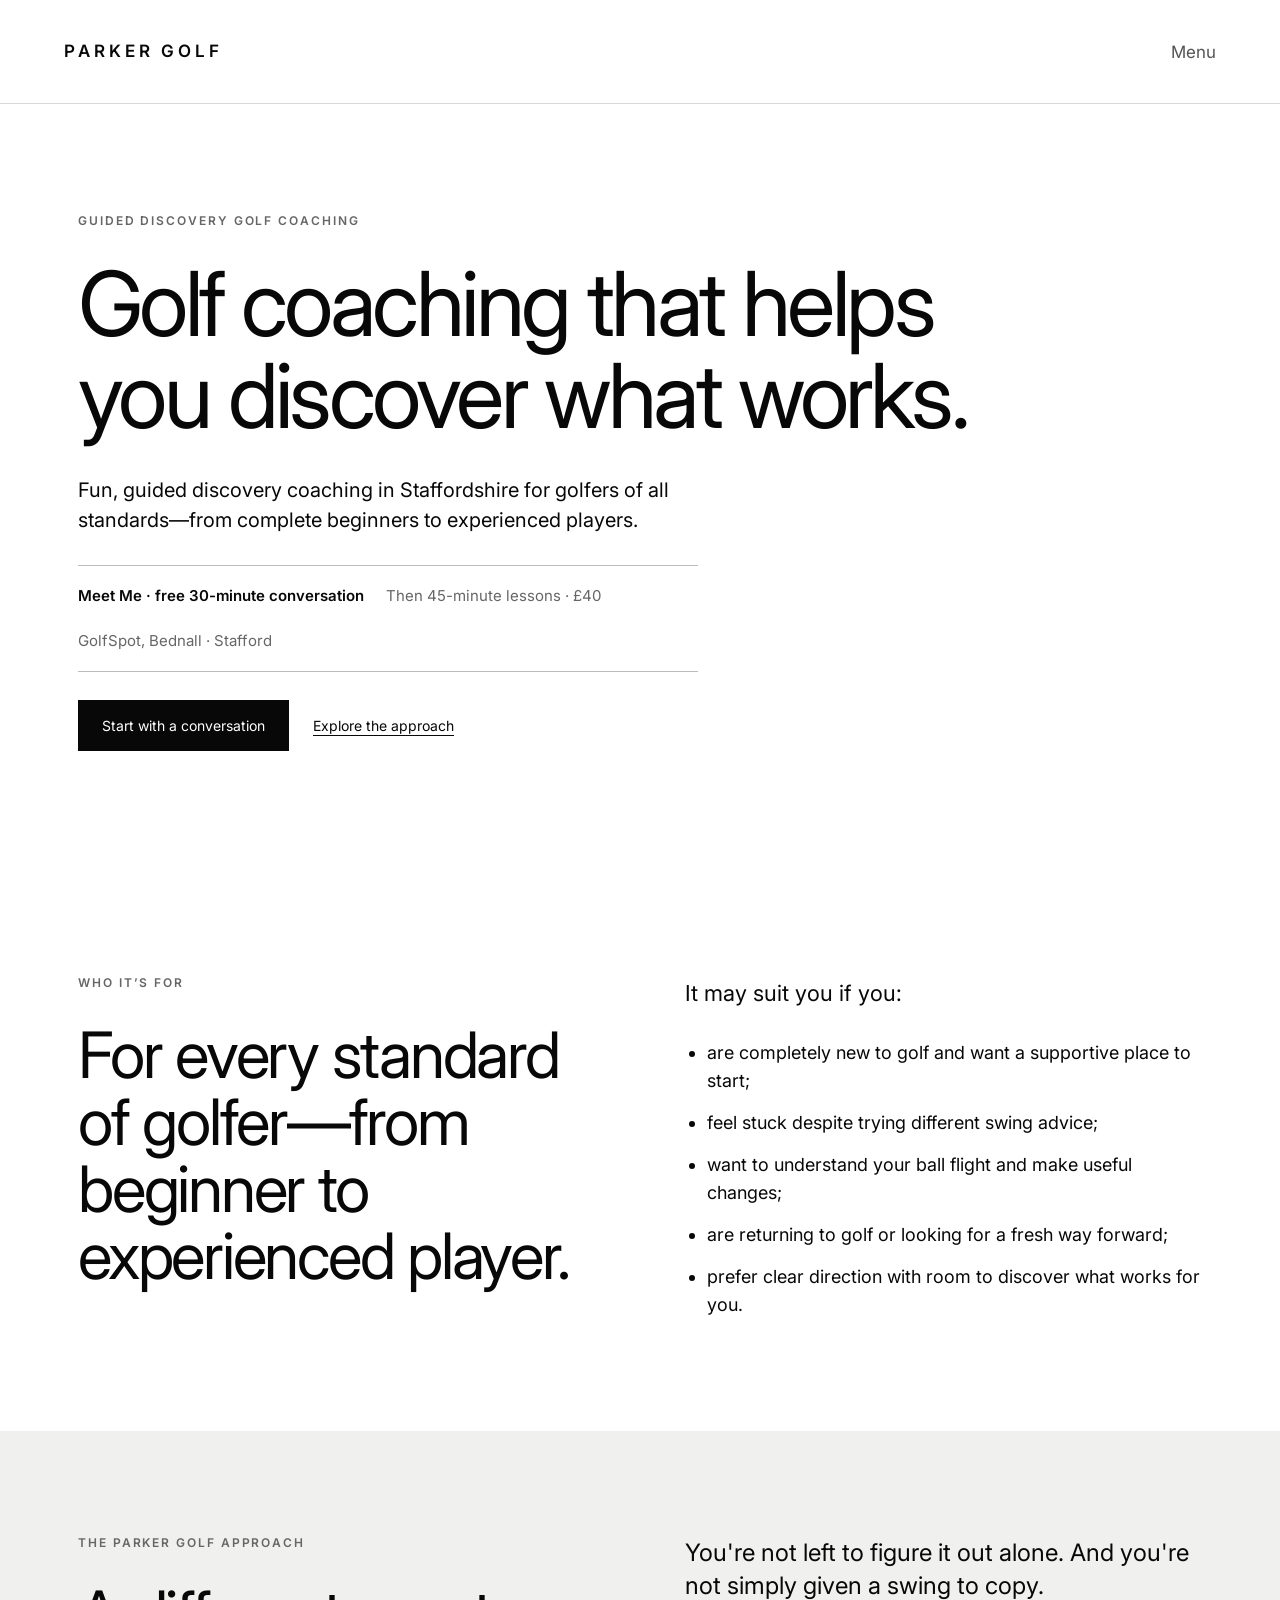
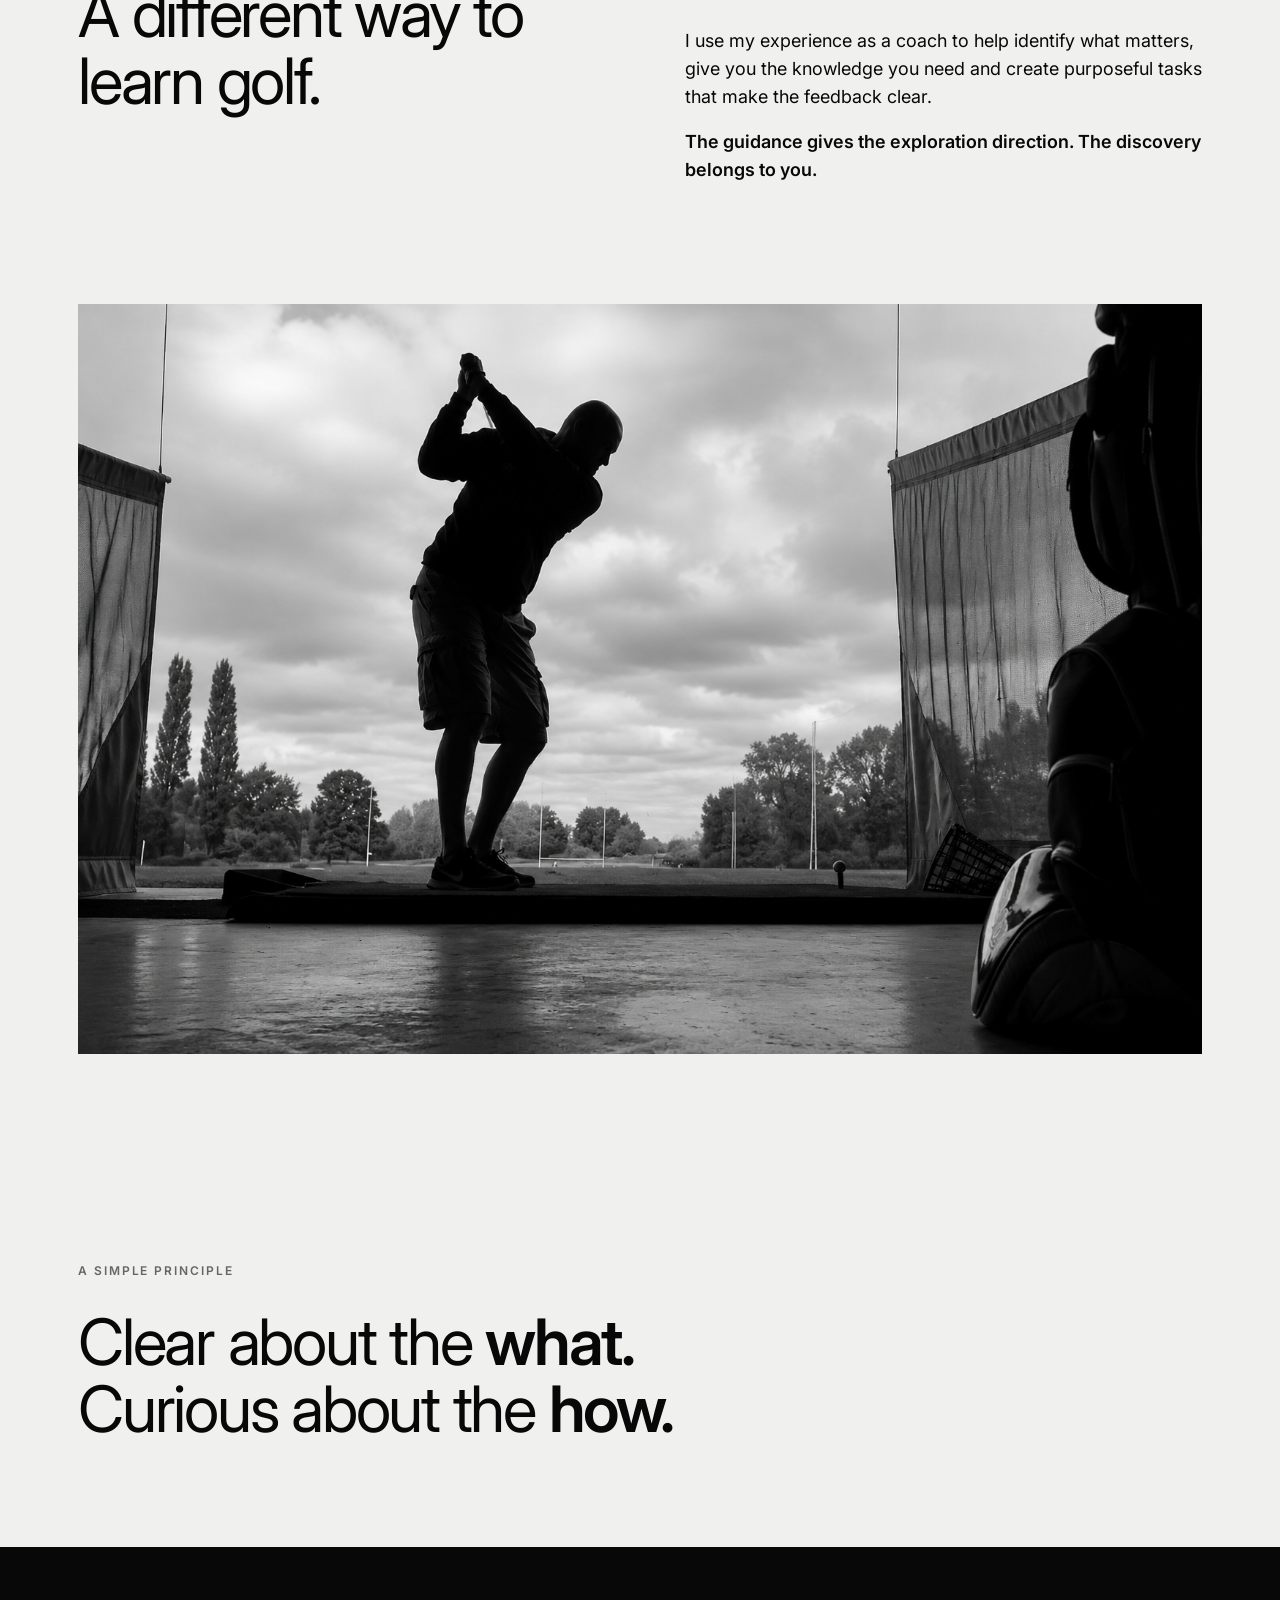
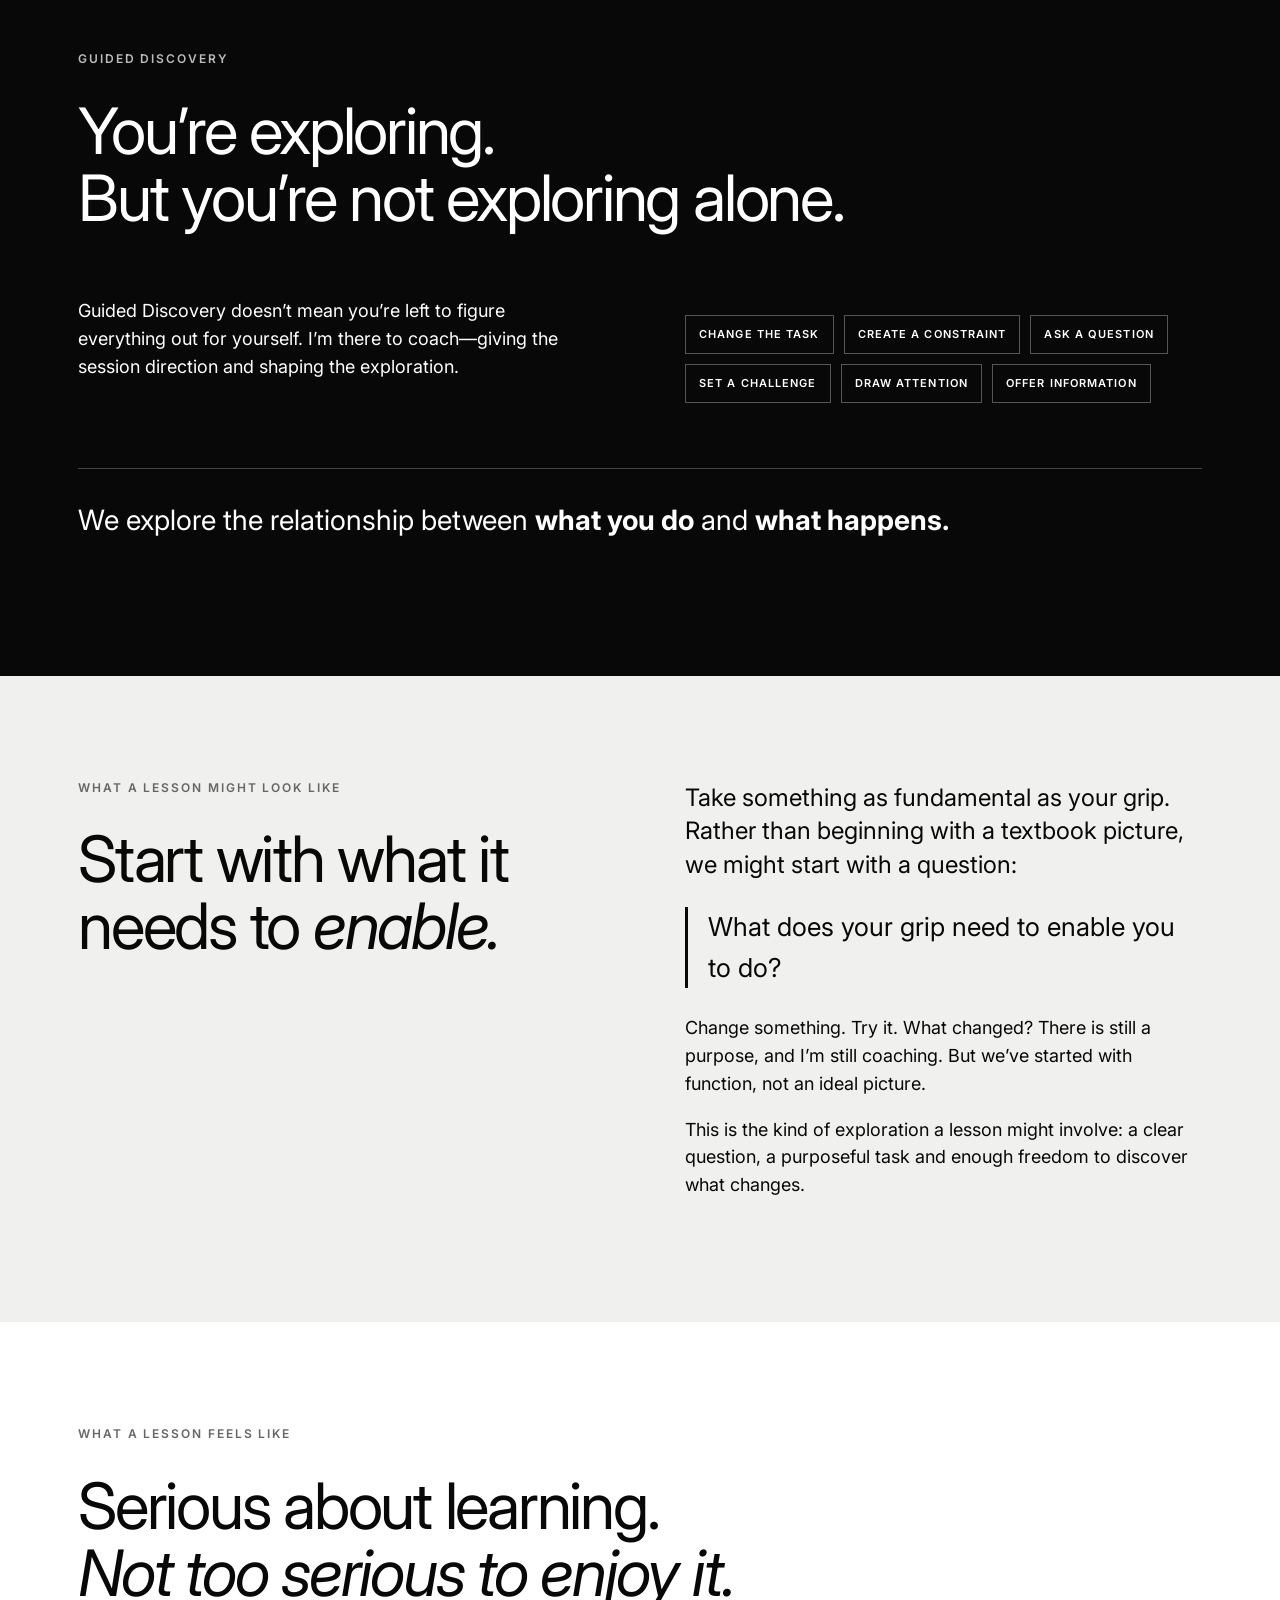
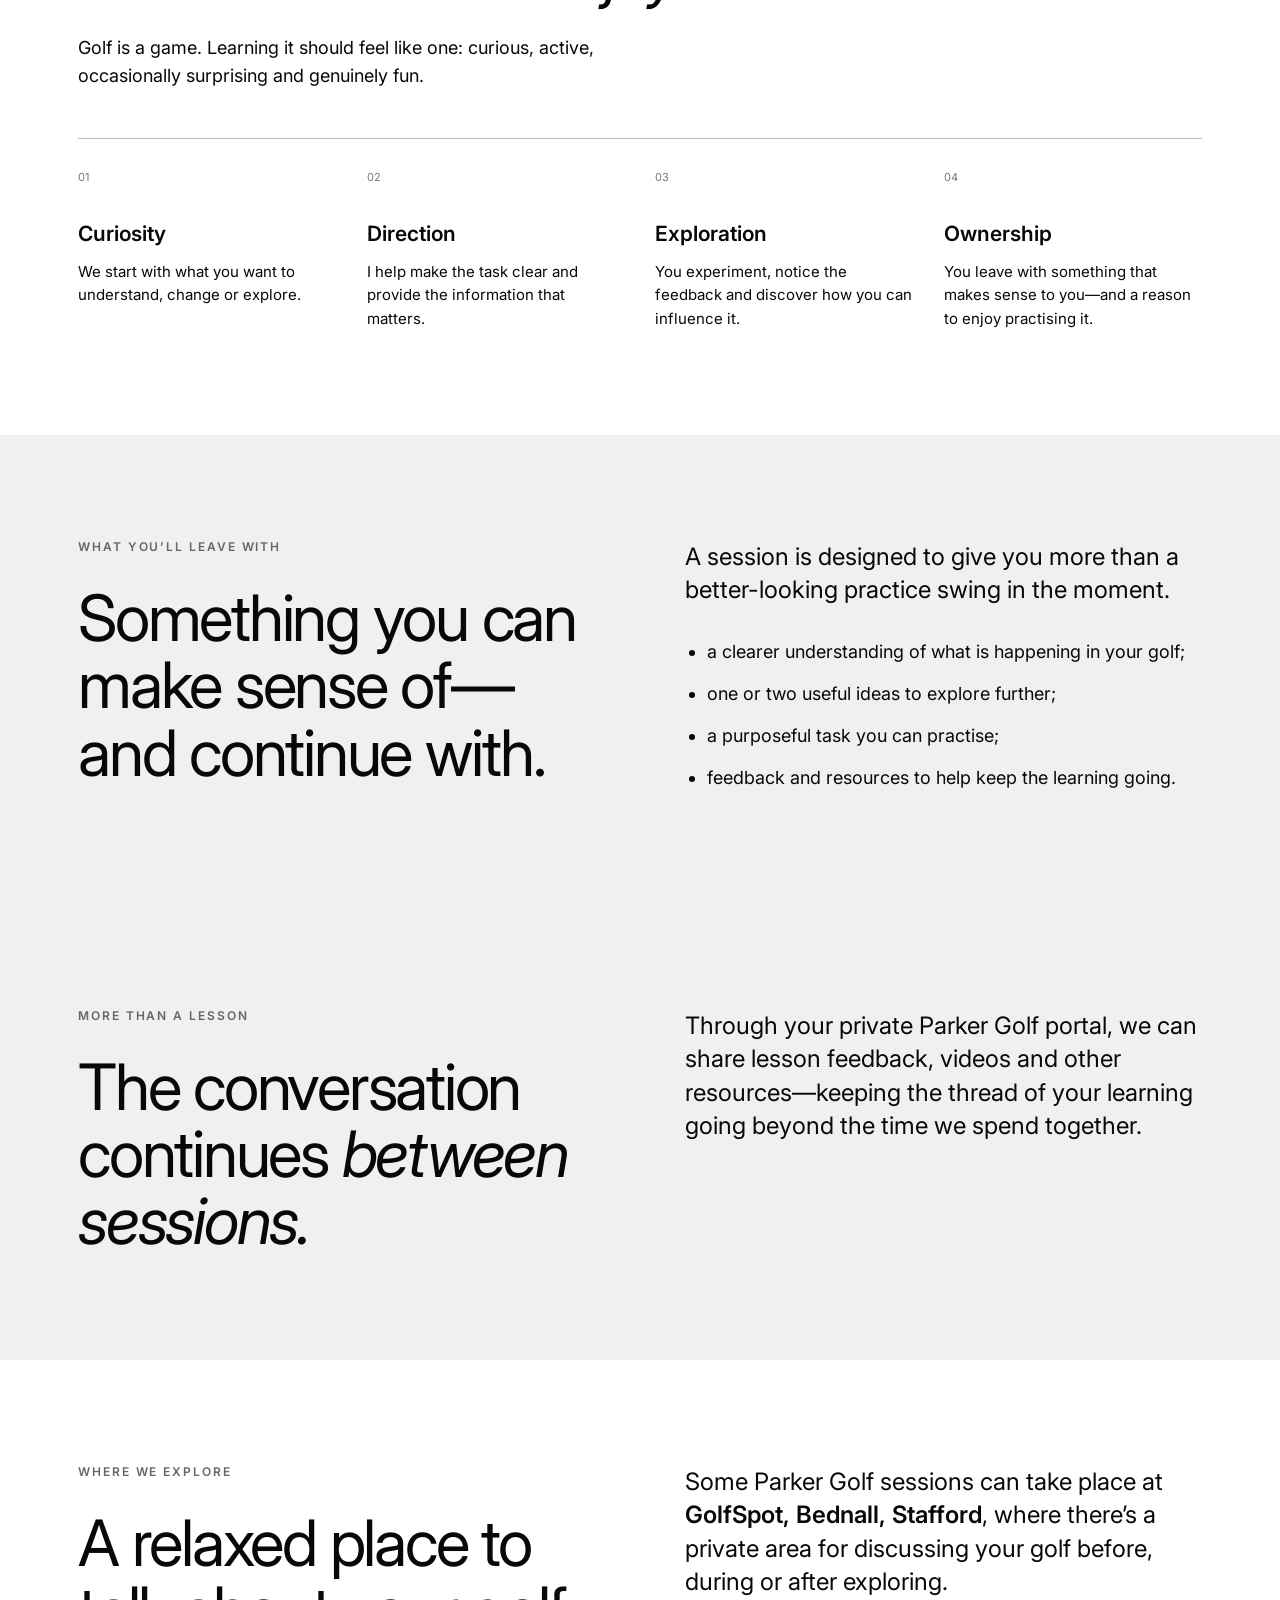
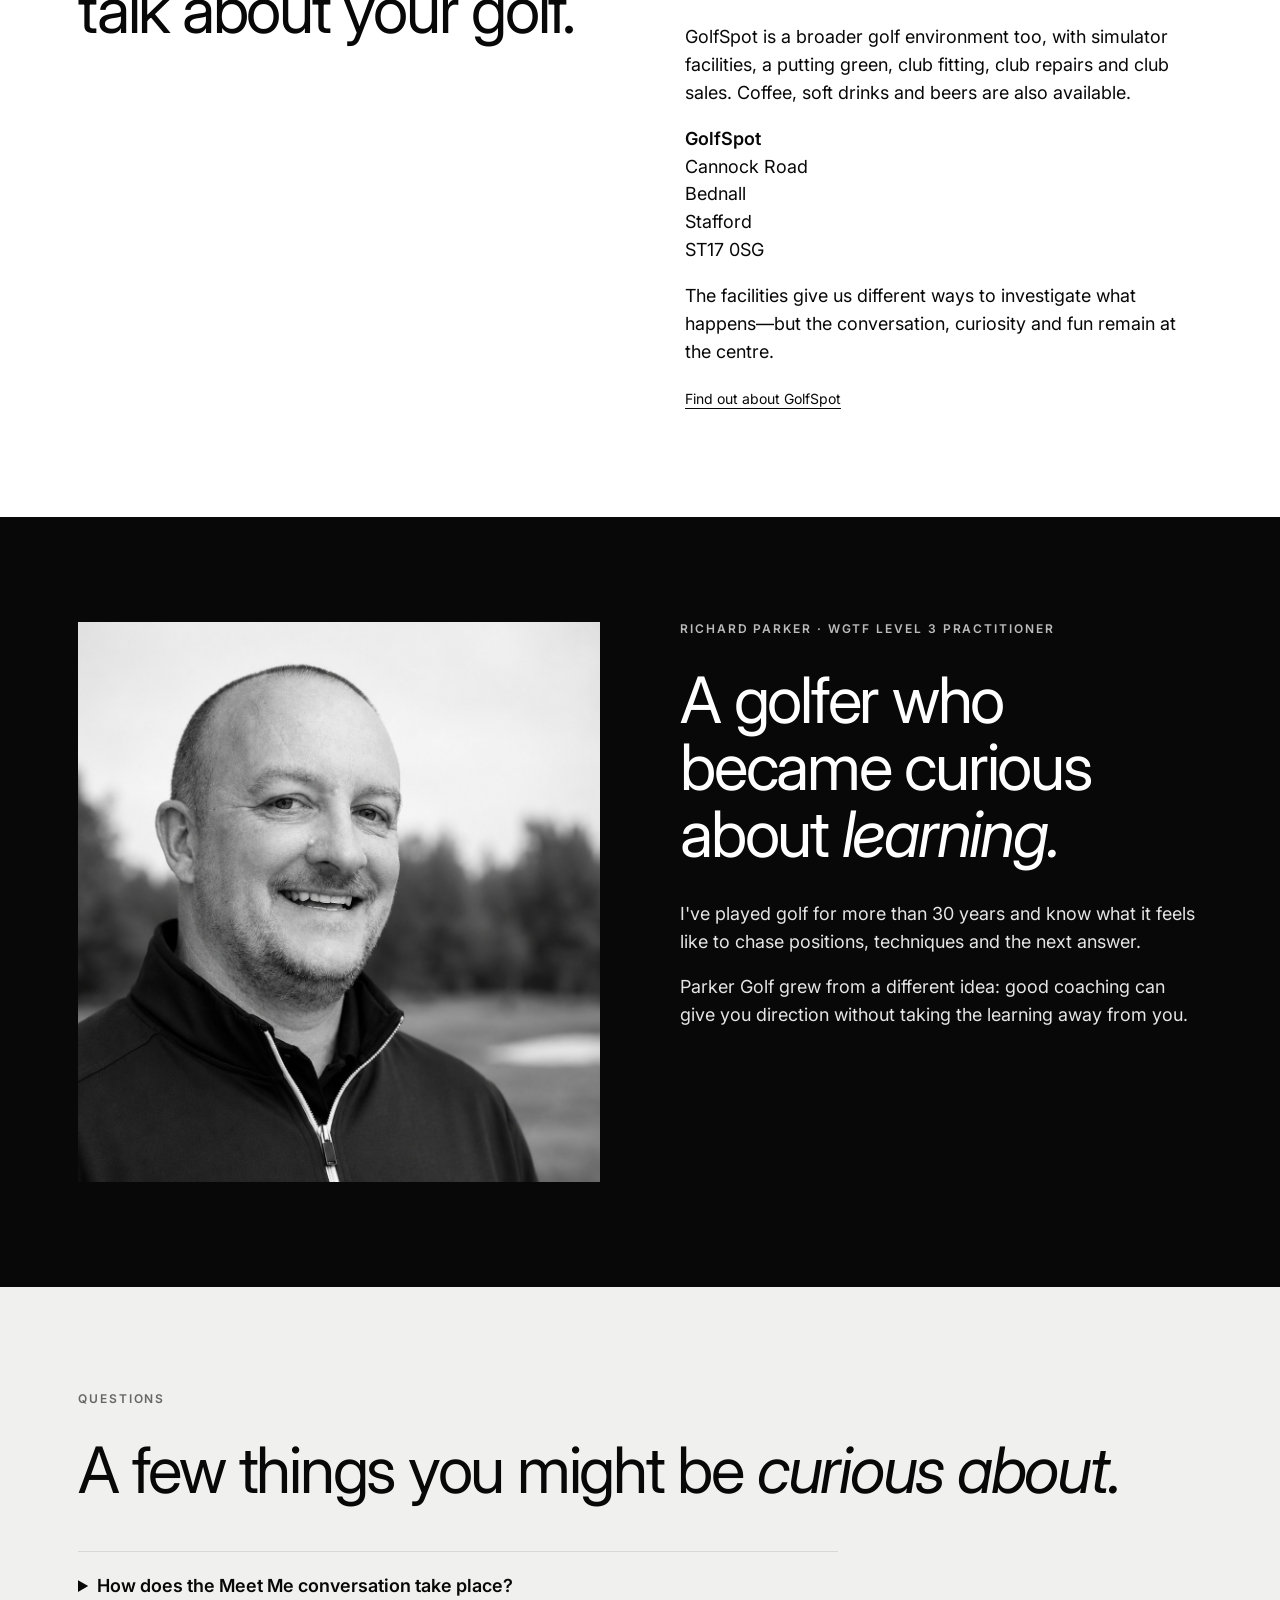
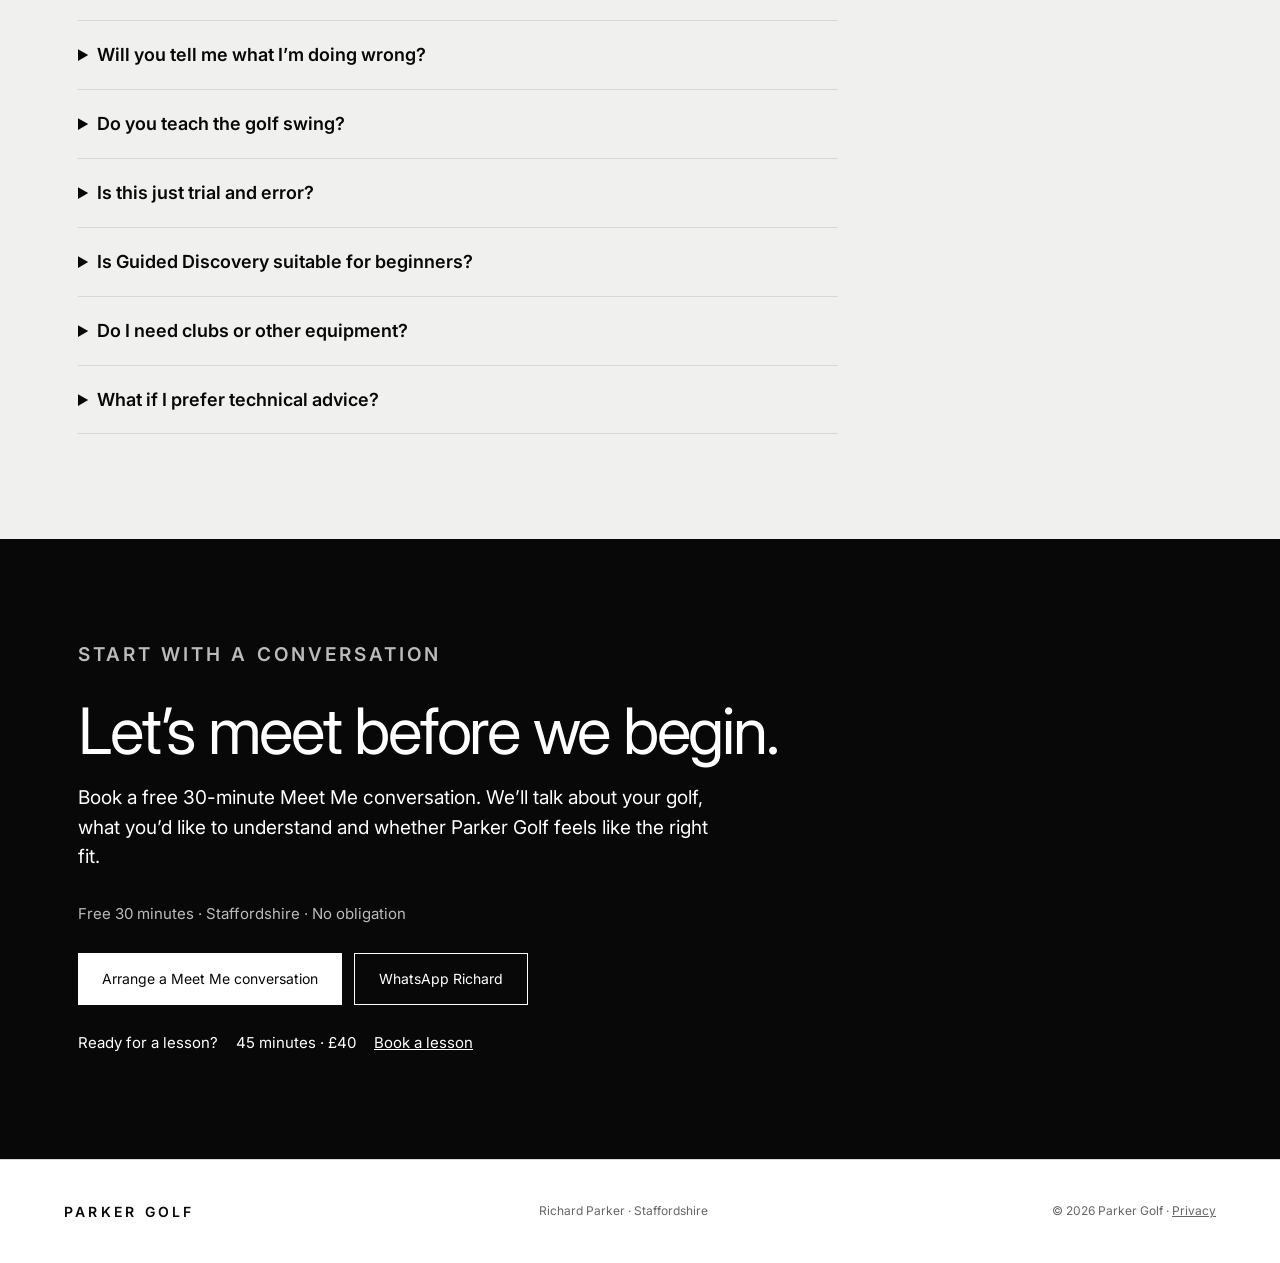
<file: index.html>
<!doctype html>
<html lang="en-GB">
<head>
<meta charset="utf-8"><meta name="viewport" content="width=device-width,initial-scale=1">
<title>Parker Golf — Guided Discovery Golf Coaching</title>
<meta name="description" content="Fun, guided discovery golf coaching with Richard Parker in Staffordshire for all standards, including beginners. Start with a free 30-minute Meet Me conversation.">
<meta name="application-name" content="Parker Golf">
<meta name="theme-color" content="#080808">
<link rel="canonical" href="https://richardparker-golf.github.io/">
<link rel="icon" type="image/png" sizes="512x512" href="android-chrome-512x512.png">
<link rel="apple-touch-icon" href="android-chrome-512x512.png">
<meta property="og:type" content="website">
<meta property="og:site_name" content="Parker Golf">
<meta property="og:title" content="Parker Golf — Guided Discovery Golf Coaching">
<meta property="og:description" content="Guided discovery golf coaching with Richard Parker in Staffordshire.">
<meta property="og:url" content="https://richardparker-golf.github.io/">
<meta property="og:image" content="https://richardparker-golf.github.io/me_range.png">
<meta name="twitter:card" content="summary_large_image">
<meta name="twitter:title" content="Parker Golf — Guided Discovery Golf Coaching">
<meta name="twitter:description" content="Guided discovery golf coaching with Richard Parker in Staffordshire.">
<meta name="twitter:image" content="https://richardparker-golf.github.io/me_range.png">
<script type="application/ld+json">{"@context":"https://schema.org","@type":"SportsActivityLocation","name":"Parker Golf","url":"https://richardparker-golf.github.io/","description":"Guided discovery golf coaching with Richard Parker in Staffordshire.","areaServed":"Staffordshire","sameAs":["https://www.sumupbookings.com/parkergolf"]}</script>
<link rel="preconnect" href="https://fonts.googleapis.com"><link rel="preconnect" href="https://fonts.gstatic.com" crossorigin>
<link href="https://fonts.googleapis.com/css2?family=Inter:wght@400;500;600&display=swap" rel="stylesheet">
<style>
:root{--ink:#080808;--muted:#666;--line:#d8d8d8;--soft:#f0f0ee}
*{box-sizing:border-box}html{scroll-behavior:smooth}body{margin:0;font-family:Inter,-apple-system,BlinkMacSystemFont,"Segoe UI",sans-serif;color:var(--ink);background:#fff;font-size:16px;line-height:1.55}a{color:inherit}
.header{height:104px;padding:0 5vw;display:flex;align-items:center;justify-content:space-between;border-bottom:1px solid var(--line)}
.brand{font-size:17px;font-weight:600;letter-spacing:.23em;text-decoration:none;white-space:nowrap}.menu-btn{border:0;background:transparent;font:400 17px Inter,sans-serif;color:#555;padding:12px 0}
.menu{display:none;border-bottom:1px solid var(--line);padding:18px 5vw;text-align:right}.menu.open{display:block}.menu a{font-size:14px;text-decoration:none;margin-left:28px}
.wrap{max-width:1180px;margin:auto;padding-left:28px;padding-right:28px}
.hero{padding-top:110px;padding-bottom:120px}.label{margin:0 0 30px;font-size:12px;line-height:1.2;font-weight:600;letter-spacing:.16em;color:var(--muted)}
h1,h2,h3,p{font-family:Inter,-apple-system,BlinkMacSystemFont,"Segoe UI",sans-serif}
h1{font-size:clamp(56px,7vw,92px);line-height:1.02;letter-spacing:-.04em;font-weight:400;margin:0;max-width:920px}
.hero-copy{font-size:20px;line-height:1.5;max-width:670px;margin:34px 0 0}
.hero-offer{display:flex;gap:22px;flex-wrap:wrap;margin-top:30px;padding:18px 0;border-top:1px solid #bbb;border-bottom:1px solid #bbb;max-width:620px;font-size:15px}.hero-offer strong{font-weight:600}.hero-offer span{color:var(--muted)}.hero-actions{display:flex;gap:24px;align-items:center;flex-wrap:wrap}.hero-actions .action{margin-top:28px}.text-action{margin-top:28px;font-size:14px;text-decoration:underline;text-underline-offset:4px}
.action{display:inline-block;margin-top:32px;background:#080808;color:#fff;padding:15px 24px;text-decoration:none;font-size:14px}
.section{padding-top:105px;padding-bottom:105px}.soft{background:var(--soft)}
.grid{display:grid;grid-template-columns:1fr 1fr;gap:90px}
.approach-grid{grid-template-columns:1fr 1fr;align-items:start;gap:90px}.approach-grid>*{min-width:0}.approach-copy{max-width:570px}.approach-image{grid-column:1 / -1;margin:12px 0 0}.approach-image img{display:block;width:100%;height:auto;object-fit:contain}
h2{font-size:clamp(43px,5vw,68px);line-height:1.05;letter-spacing:-.035em;font-weight:400;margin:0}
.copy{font-size:18px;max-width:600px}.copy p:first-child{font-size:24px;line-height:1.4;margin-top:0}.copy strong{font-weight:600}
.principle{text-align:left}.principle h2{max-width:820px}.principle h2 strong{font-weight:600}
.principle-band{background:var(--soft)}
.steps{display:grid;grid-template-columns:repeat(4,1fr);gap:30px;margin-top:48px;border-top:1px solid #bbb}.step{padding-top:24px}.step span{font-size:11px;color:#777}.step h3{font-size:21px;font-weight:600;margin:30px 0 10px}.step p{font-size:15px;margin:0}
.about{display:grid;grid-template-columns:1fr 1fr;gap:80px;align-items:start}.portrait{height:560px;overflow:hidden}.portrait img{width:100%;height:100%;object-fit:cover;object-position:center 18%}.about-text h2{margin-bottom:32px}.about-text>p:not(.label){font-size:18px;max-width:570px}
.fit-section{display:grid;grid-template-columns:1fr 1fr;gap:90px}.fit-intro h2{max-width:650px}.fit-list{font-size:18px;max-width:560px}.fit-list p{margin-top:0;font-size:22px}.fit-list ul,.outcomes ul{padding-left:1.2em;margin:0}.fit-list li,.outcomes li{padding:7px 0}.outcomes .copy p{margin-top:0}.outcomes .copy ul{font-size:18px}
.contact{background:#080808;color:#fff}.contact .label{color:#bbb}.contact p{font-size:19px;max-width:650px}.contact-actions{display:flex;gap:12px;flex-wrap:wrap;margin-top:18px}.light-action{display:inline-block;background:#fff;color:#080808;padding:15px 24px;text-decoration:none;font-size:14px}.outline-action{display:inline-block;border:1px solid #fff;color:#fff;padding:14px 24px;text-decoration:none;font-size:14px}
.footer{min-height:104px;padding:30px 5vw;border-top:1px solid var(--line);display:flex;align-items:center;justify-content:space-between;gap:30px;font-size:12px;color:#666}.footer .brand{font-size:14px;color:#080808}
@media(max-width:760px){
.header{height:92px;padding:0 26px}.brand{font-size:15px}.menu-btn{font-size:15px}.menu{padding:14px 26px}.menu a{margin-left:18px}
.wrap{padding-left:26px;padding-right:26px}.hero{padding-top:90px;padding-bottom:95px}h1{font-size:56px;letter-spacing:-.035em}.hero-copy{font-size:18px}
.menu.open{display:flex;flex-direction:column;align-items:flex-end;gap:16px;padding-top:20px;padding-bottom:22px}.menu.open a{margin-left:0;font-size:15px;line-height:1.2}
.section{padding-top:82px;padding-bottom:82px}.grid,.about{grid-template-columns:1fr;gap:46px}.copy p:first-child{font-size:22px}.principle{text-align:left}.approach-grid{grid-template-columns:1fr;gap:46px}.approach-image{grid-column:auto;margin-top:0}.approach-image img{height:auto;max-height:none}
.steps{grid-template-columns:1fr 1fr;gap:30px 22px}.fit-section{grid-template-columns:1fr;gap:44px}.portrait{height:450px}.portrait img{object-position:center 12%}.footer{padding:30px 26px;align-items:flex-start;flex-direction:column;gap:10px}
}
</style>
<style>
.full-copy{max-width:720px}.full-copy p{font-size:18px}.dark-band{background:#080808;color:#fff}.dark-band .label{color:#bbb}.chips{display:flex;gap:10px;flex-wrap:wrap;margin-top:36px}.chips span{border:1px solid #555;padding:10px 13px;font-size:11px;font-weight:600;letter-spacing:.1em}.offer-strip{margin-top:52px;padding:22px 0;border-top:1px solid #bbb;border-bottom:1px solid #bbb;display:flex;align-items:center;justify-content:space-between;gap:20px;flex-wrap:wrap;max-width:760px;font-size:14px}.offer-strip strong{font-weight:600}.faq details{border-top:1px solid #d8d8d8;padding:20px 0}.faq details:last-child{border-bottom:1px solid #d8d8d8}.faq summary{cursor:pointer;font-size:18px;font-weight:600}.faq details p{max-width:650px}.portrait-image{display:block;width:100%;height:520px;object-fit:cover;object-position:center 18%;margin-top:38px}@media(max-width:760px){.offer-strip{align-items:flex-start;flex-direction:column}.portrait-image{height:440px}}
</style>
<style>.contact-offer{font-size:15px!important;color:#bbb;margin-top:30px}</style>
<style>.about-white{background:#fff}</style>
<style>.about-dark{background:#080808;color:#fff}.about-dark .label{color:#bbb}.about-dark .about-text p:not(.label){color:#e5e5e5}.about-dark .about-text h2{color:#fff}</style>
<style>.contact-copy{max-width:1180px;padding-left:28px;padding-right:28px}.contact-details{display:flex;gap:18px;flex-wrap:wrap;margin-top:26px;font-size:15px}.contact-details a{text-decoration:underline}.contact-actions{margin-top:28px}@media(max-width:760px){.contact-copy{padding-left:26px;padding-right:26px}.contact-details{flex-direction:column;gap:8px}}</style>
<style>.faq-list{max-width:760px;margin:48px 0 0;text-align:left}</style>
</head>
<body>
<header class="header"><a class="brand" href="#top">PARKER GOLF</a><button class="menu-btn" id="mb" aria-expanded="false">Menu</button></header>
<nav class="menu" id="menu"><a href="#approach">Approach</a><a href="#lesson">A lesson</a><a href="portal.html">Portal</a><a href="#richard">Richard</a><a href="#contact">Let's talk</a><a href="https://www.sumupbookings.com/parkergolf" target="_blank" rel="noopener">Book a session</a></nav>
<main id="top">
<section class="hero wrap">
<p class="label">GUIDED DISCOVERY GOLF COACHING</p>
<h1>Golf coaching that helps you discover what works.</h1>
<p class="hero-copy">Fun, guided discovery coaching in Staffordshire for golfers of all standards—from complete beginners to experienced players.</p>
<div class="hero-offer"><strong>Meet Me · free 30-minute conversation</strong><span>Then 45-minute lessons · £40</span><span>GolfSpot, Bednall · Stafford</span></div>
<div class="hero-actions"><a class="action" href="#contact">Start with a conversation</a><a class="text-action" href="#approach">Explore the approach</a></div>
</section>

<section class="section wrap fit-section"><div class="fit-intro"><p class="label">WHO IT’S FOR</p><h2>For every standard of golfer—from beginner to experienced player.</h2></div><div class="fit-list"><p>It may suit you if you:</p><ul><li>are completely new to golf and want a supportive place to start;</li><li>feel stuck despite trying different swing advice;</li><li>want to understand your ball flight and make useful changes;</li><li>are returning to golf or looking for a fresh way forward;</li><li>prefer clear direction with room to discover what works for you.</li></ul></div></div></section>

<section id="approach" class="soft"><div class="section wrap grid approach-grid">
<div><p class="label">THE PARKER GOLF APPROACH</p><h2>A different way to learn golf.</h2></div>
<div class="approach-copy"><div class="copy"><p>You're not left to figure it out alone. And you're not simply given a swing to copy.</p>
<p>I use my experience as a coach to help identify what matters, give you the knowledge you need and create purposeful tasks that make the feedback clear.</p>
<p><strong>The guidance gives the exploration direction. The discovery belongs to you.</strong></p></div></div>
<figure class="approach-image"><img src="me_range.png" alt="A golfer exploring a swing on the range"></figure>
</div></section>

<section class="principle-band"><div class="section wrap principle"><p class="label">A SIMPLE PRINCIPLE</p><h2>Clear about the <strong>what.</strong><br>Curious about the <strong>how.</strong></h2></div></section>

<section class="dark-band"><div class="section wrap"><p class="label">GUIDED DISCOVERY</p><h2>You’re exploring.<br><span>But you’re not exploring alone.</span></h2><div class="grid" style="margin-top:48px"><div class="full-copy"><p>Guided Discovery doesn’t mean you’re left to figure everything out for yourself. I’m there to coach—giving the session direction and shaping the exploration.</p></div><div class="chips"><span>CHANGE THE TASK</span><span>CREATE A CONSTRAINT</span><span>ASK A QUESTION</span><span>SET A CHALLENGE</span><span>DRAW ATTENTION</span><span>OFFER INFORMATION</span></div></div><p style="font-size:28px;border-top:1px solid #444;padding-top:30px;margin-top:65px">We explore the relationship between <strong>what you do</strong> and <strong>what happens.</strong></p></div></section>

<section class="section soft"><div class="wrap grid"><div><p class="label">WHAT A LESSON MIGHT LOOK LIKE</p><h2>Start with what it needs to <em>enable.</em></h2></div><div class="copy"><p>Take something as fundamental as your grip. Rather than beginning with a textbook picture, we might start with a question:</p><p style="font-size:26px;border-left:3px solid;padding-left:20px">What does your grip need to enable you to do?</p><p>Change something. Try it. What changed? There is still a purpose, and I’m still coaching. But we’ve started with function, not an ideal picture.</p><p>This is the kind of exploration a lesson might involve: a clear question, a purposeful task and enough freedom to discover what changes.</p></div></div></section>

<section id="lesson" class="section wrap"><p class="label">WHAT A LESSON FEELS LIKE</p>
<h2>Serious about learning.<br><em>Not too serious to enjoy it.</em></h2>
<p class="copy" style="margin-top:28px">Golf is a game. Learning it should feel like one: curious, active, occasionally surprising and genuinely fun.</p>
<div class="steps">
<div class="step"><span>01</span><h3>Curiosity</h3><p>We start with what you want to understand, change or explore.</p></div>
<div class="step"><span>02</span><h3>Direction</h3><p>I help make the task clear and provide the information that matters.</p></div>
<div class="step"><span>03</span><h3>Exploration</h3><p>You experiment, notice the feedback and discover how you can influence it.</p></div>
<div class="step"><span>04</span><h3>Ownership</h3><p>You leave with something that makes sense to you—and a reason to enjoy practising it.</p></div>
</div></section>

<section class="section soft outcomes"><div class="wrap grid"><div><p class="label">WHAT YOU’LL LEAVE WITH</p><h2>Something you can make sense of—and continue with.</h2></div><div class="copy"><p>A session is designed to give you more than a better-looking practice swing in the moment.</p><ul><li>a clearer understanding of what is happening in your golf;</li><li>one or two useful ideas to explore further;</li><li>a purposeful task you can practise;</li><li>feedback and resources to help keep the learning going.</li></ul></div></div></section>

<section class="section soft"><div class="wrap grid"><div><p class="label">MORE THAN A LESSON</p><h2>The conversation continues <em>between sessions.</em></h2></div><div class="copy"><p>Through your private Parker Golf portal, we can share lesson feedback, videos and other resources—keeping the thread of your learning going beyond the time we spend together.</p></div></div></section>

<section class="section golfspot-section"><div class="wrap grid"><div><p class="label">WHERE WE EXPLORE</p><h2>A relaxed place to talk about your golf.</h2></div><div class="copy"><p>Some Parker Golf sessions can take place at <strong>GolfSpot, Bednall, Stafford</strong>, where there’s a private area for discussing your golf before, during or after exploring.</p><p>GolfSpot is a broader golf environment too, with simulator facilities, a putting green, club fitting, club repairs and club sales. Coffee, soft drinks and beers are also available.</p><p><strong>GolfSpot</strong><br>Cannock Road<br>Bednall<br>Stafford<br>ST17 0SG</p><p>The facilities give us different ways to investigate what happens—but the conversation, curiosity and fun remain at the centre.</p><a class="text-action" href="https://www.golfspot.co.uk/" target="_blank" rel="noopener">Find out about GolfSpot</a></div></div></section>

<section id="richard" class="about-dark"><div class="section wrap about">
<div class="portrait"><img src="richard-parker.jpg" alt="Richard Parker"></div>
<div class="about-text"><p class="label">RICHARD PARKER · WGTF LEVEL 3 PRACTITIONER</p><h2>A golfer who became curious about <em>learning.</em></h2>
<p>I've played golf for more than 30 years and know what it feels like to chase positions, techniques and the next answer.</p>
<p>Parker Golf grew from a different idea: good coaching can give you direction without taking the learning away from you.</p></div>
</div></section>

<section class="section soft faq"><div class="wrap"><p class="label">QUESTIONS</p><h2>A few things you might be <em>curious about.</em></h2><div class="faq-list"><details><summary>How does the Meet Me conversation take place?</summary><p>The free 30-minute conversation can be in person, by video call or by telephone—whichever feels most convenient for you. We’ll talk about your golf, what you’re curious about and whether Parker Golf feels like the right fit. No equipment is needed.</p></details><details><summary>Will you tell me what I’m doing wrong?</summary><p>I’ll help you understand what is happening and what may be worth changing. Sometimes the most useful guidance is technical information; sometimes it’s a question, task or changed constraint that lets you feel the difference for yourself.</p></details><details><summary>Do you teach the golf swing?</summary><p>Yes. Technical coaching is part of the work when it helps. I’ll explain relevant principles and give you clear information, while using Guided Discovery to help you explore how those ideas work in your own movement and ball flight.</p></details><details><summary>Is this just trial and error?</summary><p>No. It’s exploration with direction. Each task, question, constraint and piece of information has a purpose, so you can learn from the feedback rather than simply guess at solutions.</p></details><details><summary>Is Guided Discovery suitable for beginners?</summary><p>Absolutely. You don’t need to arrive with technical knowledge or a particular swing. We’ll start with what you want to do, understand or experience, and build from there.</p></details><details><summary>Do I need clubs or other equipment?</summary><p>No equipment is needed for the free Meet Me conversation—just a little curiosity. If equipment is relevant to what you want to explore, we can discuss what you use, what might be useful and how it fits into your learning. For a first lesson, bring whatever you already have available; we’ll decide together what matters.</p></details><details><summary>What if I prefer technical advice?</summary><p>That’s welcome. The aim isn’t to avoid technical detail—it’s to use the right amount at the right time, then connect it to something you can feel, test and apply.</p></details></div></div></section>

<section id="contact" class="contact"><div class="section wrap contact-copy"><p class="label">START WITH A CONVERSATION</p><h2>Let’s meet before we begin.</h2>
<p>Book a free 30-minute Meet Me conversation. We’ll talk about your golf, what you’d like to understand and whether Parker Golf feels like the right fit.</p><p class="contact-offer">Free 30 minutes · Staffordshire · No obligation</p><div class="contact-actions"><a class="light-action" href="mailto:hello@parkergolf.uk?subject=Meet%20Me%20conversation">Arrange a Meet Me conversation</a><a class="outline-action" href="https://wa.me/447942377680" target="_blank" rel="noopener">WhatsApp Richard</a></div><div class="contact-details"><span>Ready for a lesson?</span><span>45 minutes · £40</span><a href="https://www.sumupbookings.com/parkergolf" target="_blank" rel="noopener">Book a lesson</a></div></div></section>
</main>
<footer class="footer"><span class="brand">PARKER GOLF</span><span>Richard Parker · Staffordshire</span><span>© 2026 Parker Golf · <a href="privacy.html">Privacy</a></span></footer>
<script>const b=document.getElementById('mb'),m=document.getElementById('menu');function closeMenu(){m.classList.remove('open');b.setAttribute('aria-expanded','false');b.textContent='Menu'}b.addEventListener('click',()=>{const o=m.classList.toggle('open');b.setAttribute('aria-expanded',String(o));b.textContent=o?'Close':'Menu'});m.querySelectorAll('a').forEach(a=>a.addEventListener('click',closeMenu));</script>
</body></html>
</file>
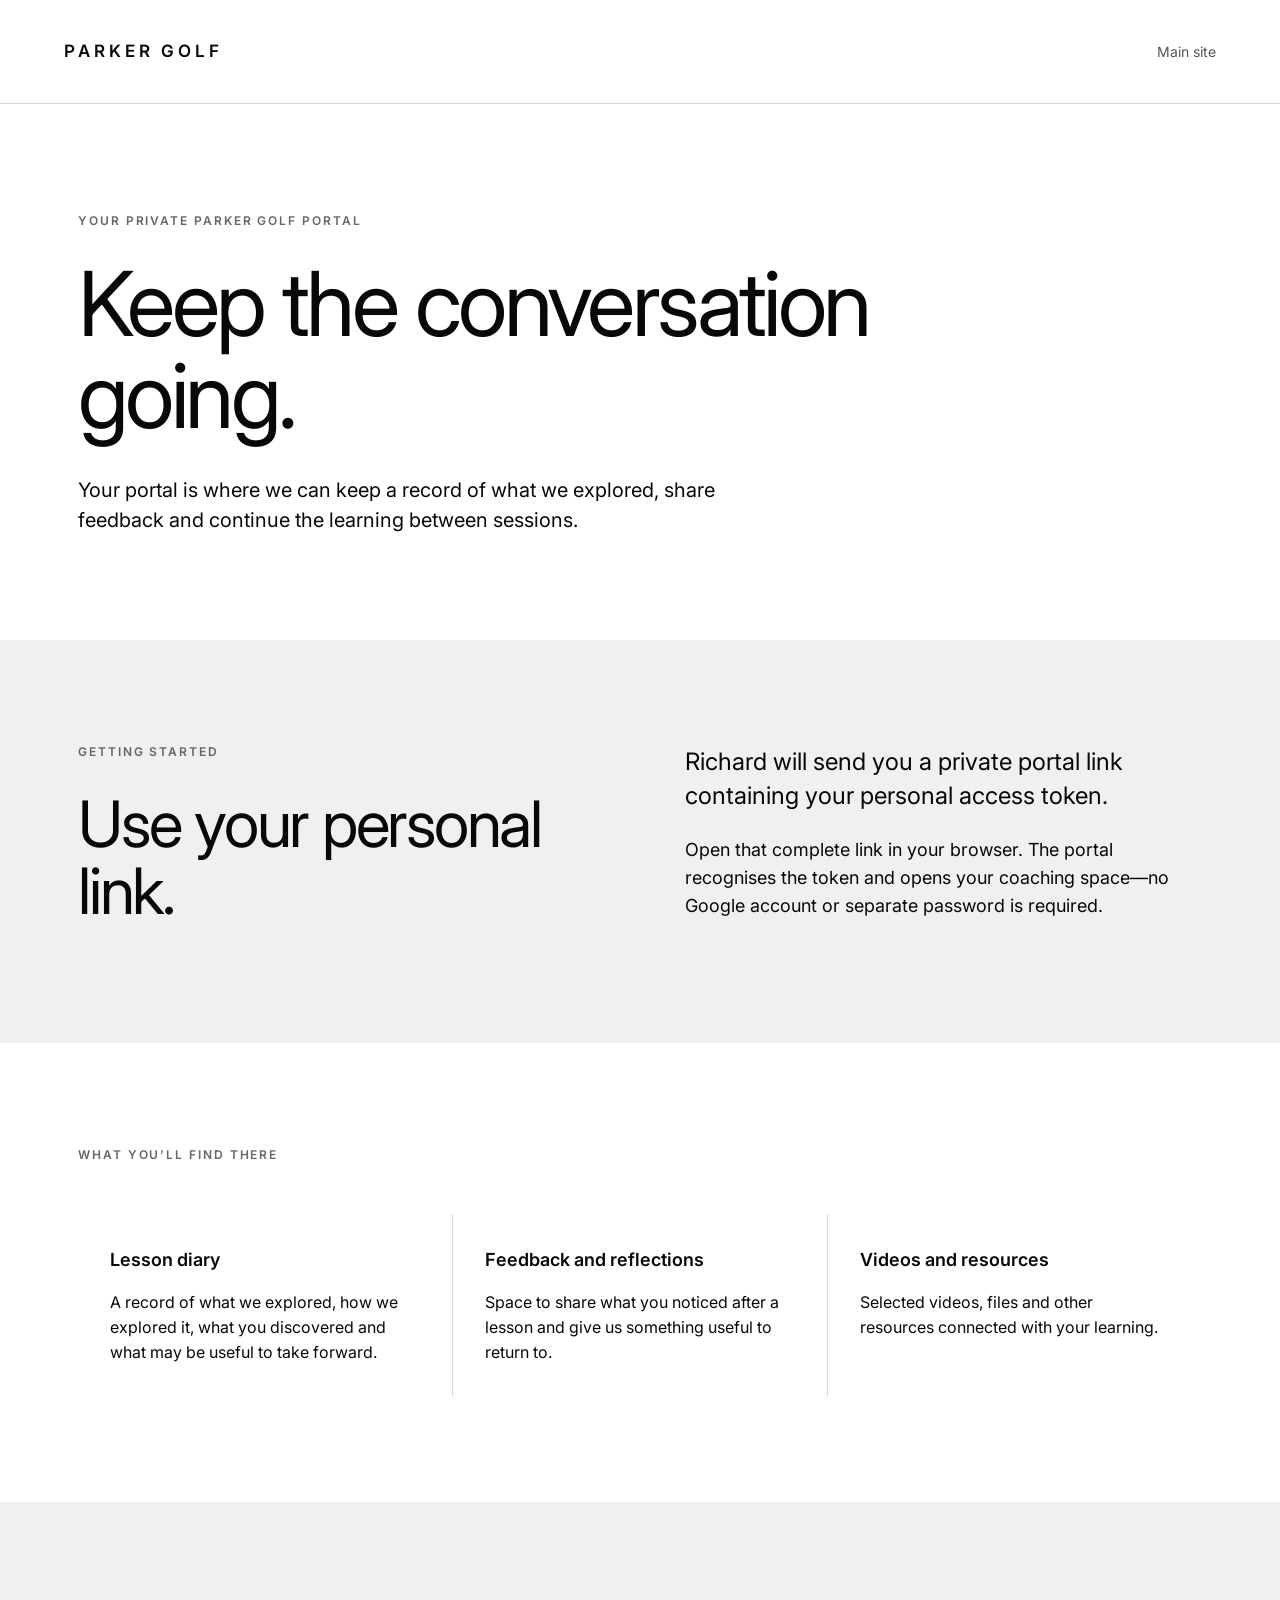
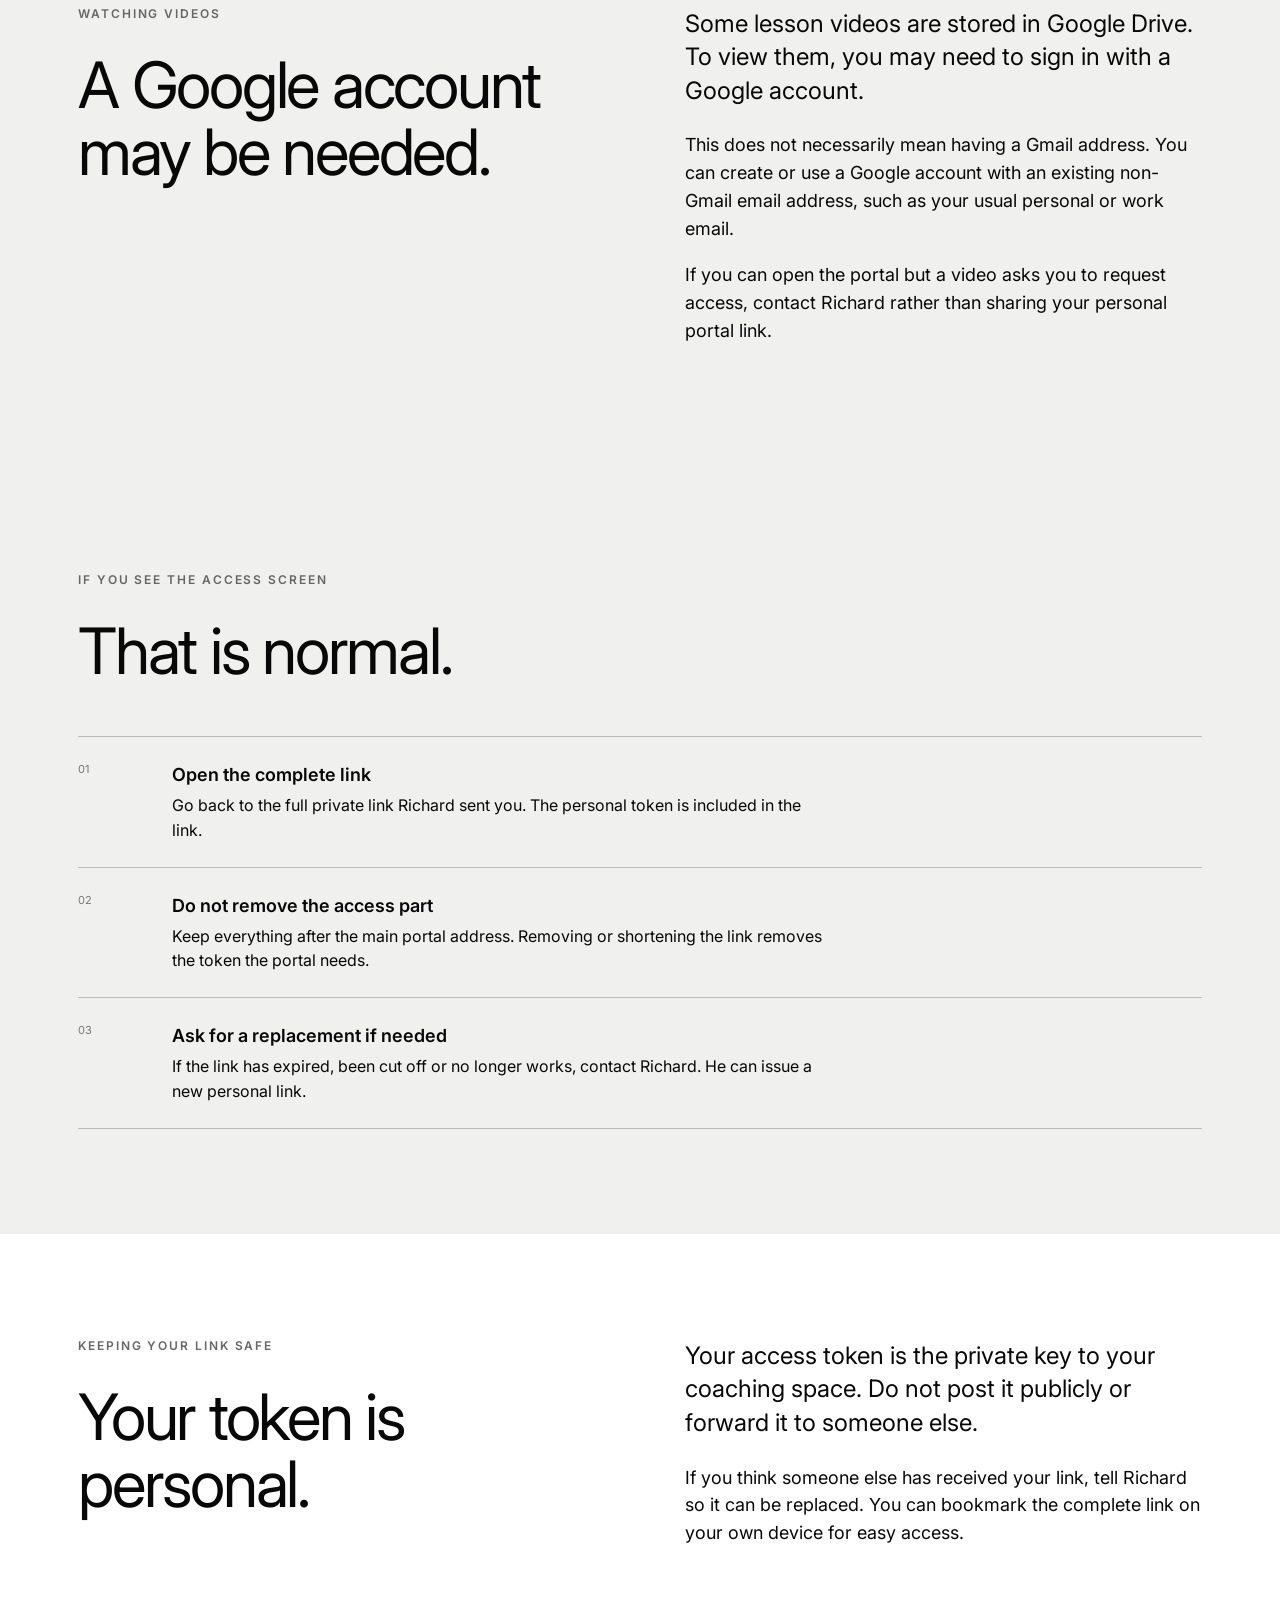
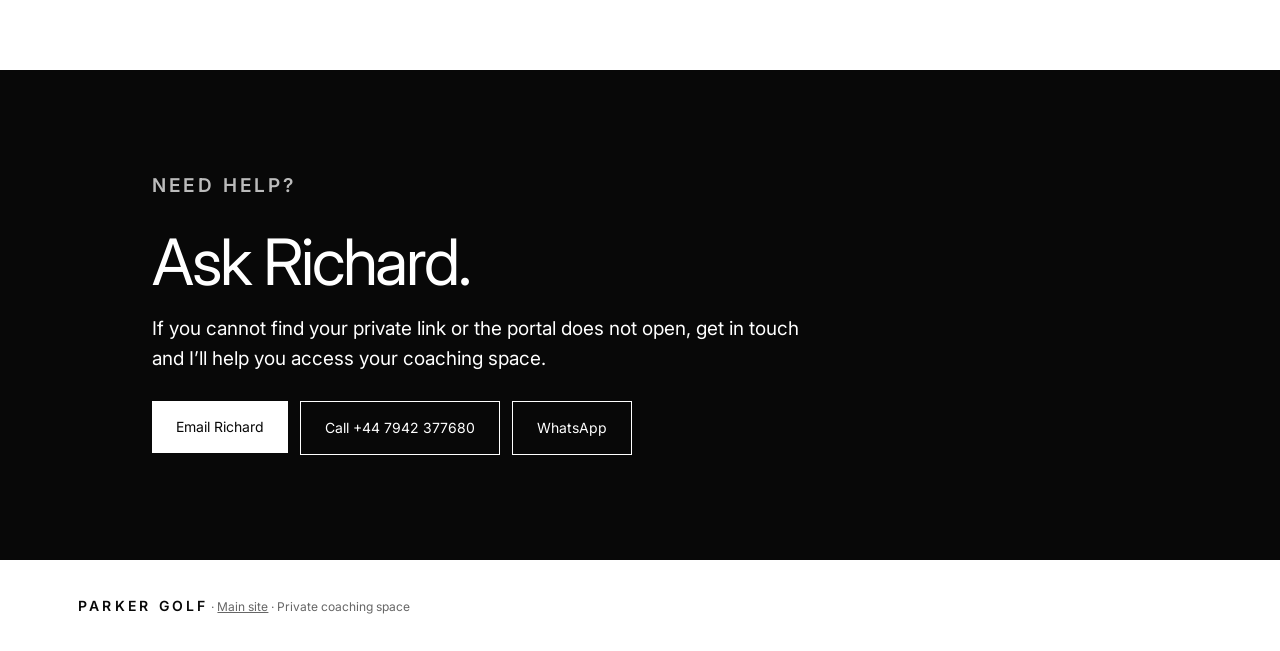
<file: portal.html>
<!doctype html>
<html lang="en-GB">
<head>
<meta charset="utf-8"><meta name="viewport" content="width=device-width,initial-scale=1">
<title>Parker Golf — Portal</title>
<meta name="description" content="How to use your private Parker Golf coaching portal.">
<link rel="icon" type="image/png" sizes="512x512" href="android-chrome-512x512.png">
<link rel="preconnect" href="https://fonts.googleapis.com"><link rel="preconnect" href="https://fonts.gstatic.com" crossorigin>
<link href="https://fonts.googleapis.com/css2?family=Inter:wght@400;500;600&display=swap" rel="stylesheet">
<style>
:root{--ink:#080808;--muted:#666;--line:#d8d8d8;--soft:#f0f0ee}*{box-sizing:border-box}body{margin:0;font-family:Inter,-apple-system,BlinkMacSystemFont,"Segoe UI",sans-serif;color:var(--ink);background:#fff;font-size:16px;line-height:1.55}a{color:inherit}.header{height:104px;padding:0 5vw;display:flex;align-items:center;justify-content:space-between;border-bottom:1px solid var(--line)}.brand{font-size:17px;font-weight:600;letter-spacing:.23em;text-decoration:none}.back{font-size:14px;text-decoration:none;color:#555}.wrap{max-width:1180px;margin:auto;padding:0 28px}.hero{padding-top:110px;padding-bottom:105px}.label{margin:0 0 30px;font-size:12px;line-height:1.2;font-weight:600;letter-spacing:.16em;color:var(--muted)}h1,h2,h3,p{font-family:Inter,-apple-system,BlinkMacSystemFont,"Segoe UI",sans-serif}h1{font-size:clamp(56px,7vw,92px);line-height:1.02;letter-spacing:-.04em;font-weight:400;margin:0;max-width:920px}.hero-copy{font-size:20px;line-height:1.5;max-width:670px;margin:34px 0 0}.section{padding:105px 0}.soft{background:var(--soft)}.grid{display:grid;grid-template-columns:1fr 1fr;gap:90px}h2{font-size:clamp(43px,5vw,68px);line-height:1.05;letter-spacing:-.035em;font-weight:400;margin:0}.copy{font-size:18px;max-width:600px}.copy p:first-child{font-size:24px;line-height:1.4;margin-top:0}.card-grid{display:grid;grid-template-columns:repeat(3,1fr);gap:1px;background:var(--line);margin-top:52px}.card{background:#fff;padding:32px}.card h3{font-size:18px;font-weight:600;margin:0 0 16px}.card p{margin:0}.steps{border-top:1px solid #bbb;margin-top:52px}.step{padding:24px 0;border-bottom:1px solid #bbb;display:grid;grid-template-columns:70px 1fr;gap:24px}.step span{font-size:11px;color:#777}.step h3{margin:0;font-size:18px;font-weight:600}.step p{margin:4px 0 0;max-width:650px}.contact{background:var(--ink);color:#fff}.contact .label{color:#bbb}.contact p{font-size:19px;max-width:650px}.button{display:inline-block;margin-top:28px;padding:15px 24px;background:#fff;color:#080808;text-decoration:none;font-size:14px}@media(max-width:760px){.header{height:92px;padding:0 26px}.wrap{padding:0 26px}.hero{padding-top:90px;padding-bottom:82px}h1{font-size:56px}.grid,.card-grid{grid-template-columns:1fr;gap:46px}.section{padding:82px 0}.step{grid-template-columns:42px 1fr}}
</style>
<style>.contact .wrap{display:flex;justify-content:flex-start}.contact-copy{width:100%;max-width:760px;margin:0;padding-left:clamp(0px,8vw,110px)}.contact-copy .label,.contact-copy h2,.contact-copy p{margin-left:0;margin-right:0}.contact-links{display:flex;align-items:flex-start;justify-content:flex-start;gap:12px;flex-wrap:wrap;margin-top:28px}.contact .button{margin-top:0}.contact .button.outline{border:1px solid #fff;background:transparent;color:#fff}@media(max-width:760px){.contact-copy{padding-left:0}}</style>
</head>
<body>
<header class="header"><a class="brand" href="index.html">PARKER GOLF</a><a class="back" href="index.html">Main site</a></header>
<main>
<section class="hero wrap"><p class="label">YOUR PRIVATE PARKER GOLF PORTAL</p><h1>Keep the conversation going.</h1><p class="hero-copy">Your portal is where we can keep a record of what we explored, share feedback and continue the learning between sessions.</p></section>
<section class="section soft"><div class="wrap grid"><div><p class="label">GETTING STARTED</p><h2>Use your personal link.</h2></div><div class="copy"><p>Richard will send you a private portal link containing your personal access token.</p><p>Open that complete link in your browser. The portal recognises the token and opens your coaching space—no Google account or separate password is required.</p></div></div></section>
<section class="section"><div class="wrap"><p class="label">WHAT YOU’LL FIND THERE</p><div class="card-grid"><article class="card"><h3>Lesson diary</h3><p>A record of what we explored, how we explored it, what you discovered and what may be useful to take forward.</p></article><article class="card"><h3>Feedback and reflections</h3><p>Space to share what you noticed after a lesson and give us something useful to return to.</p></article><article class="card"><h3>Videos and resources</h3><p>Selected videos, files and other resources connected with your learning.</p></article></div></div></section>
<section class="section soft"><div class="wrap grid"><div><p class="label">WATCHING VIDEOS</p><h2>A Google account may be needed.</h2></div><div class="copy"><p>Some lesson videos are stored in Google Drive. To view them, you may need to sign in with a Google account.</p><p>This does not necessarily mean having a Gmail address. You can create or use a Google account with an existing non-Gmail email address, such as your usual personal or work email.</p><p>If you can open the portal but a video asks you to request access, contact Richard rather than sharing your personal portal link.</p></div></div></section>
<section class="section soft"><div class="wrap"><p class="label">IF YOU SEE THE ACCESS SCREEN</p><h2>That is normal.</h2><div class="steps"><div class="step"><span>01</span><div><h3>Open the complete link</h3><p>Go back to the full private link Richard sent you. The personal token is included in the link.</p></div></div><div class="step"><span>02</span><div><h3>Do not remove the access part</h3><p>Keep everything after the main portal address. Removing or shortening the link removes the token the portal needs.</p></div></div><div class="step"><span>03</span><div><h3>Ask for a replacement if needed</h3><p>If the link has expired, been cut off or no longer works, contact Richard. He can issue a new personal link.</p></div></div></div></div></section>
<section class="section"><div class="wrap grid"><div><p class="label">KEEPING YOUR LINK SAFE</p><h2>Your token is personal.</h2></div><div class="copy"><p>Your access token is the private key to your coaching space. Do not post it publicly or forward it to someone else.</p><p>If you think someone else has received your link, tell Richard so it can be replaced. You can bookmark the complete link on your own device for easy access.</p></div></div></section>
<section class="contact"><div class="section wrap"><div class="contact-copy"><p class="label">NEED HELP?</p><h2>Ask Richard.</h2><p>If you cannot find your private link or the portal does not open, get in touch and I’ll help you access your coaching space.</p><div class="contact-links"><a class="button" href="mailto:hello@parkergolf.uk?subject=Help%20with%20my%20Parker%20Golf%20portal">Email Richard</a><a class="button outline" href="tel:+447942377680">Call +44 7942 377680</a><a class="button outline" href="https://wa.me/447942377680" target="_blank" rel="noopener">WhatsApp</a></div></div></div></section>
</main>
<footer class="wrap" style="padding-top:35px;padding-bottom:35px;color:#666;font-size:12px"><span class="brand" style="color:#080808;font-size:14px">PARKER GOLF</span> · <a href="index.html">Main site</a> · Private coaching space</footer>
</body>
</html>
</file>
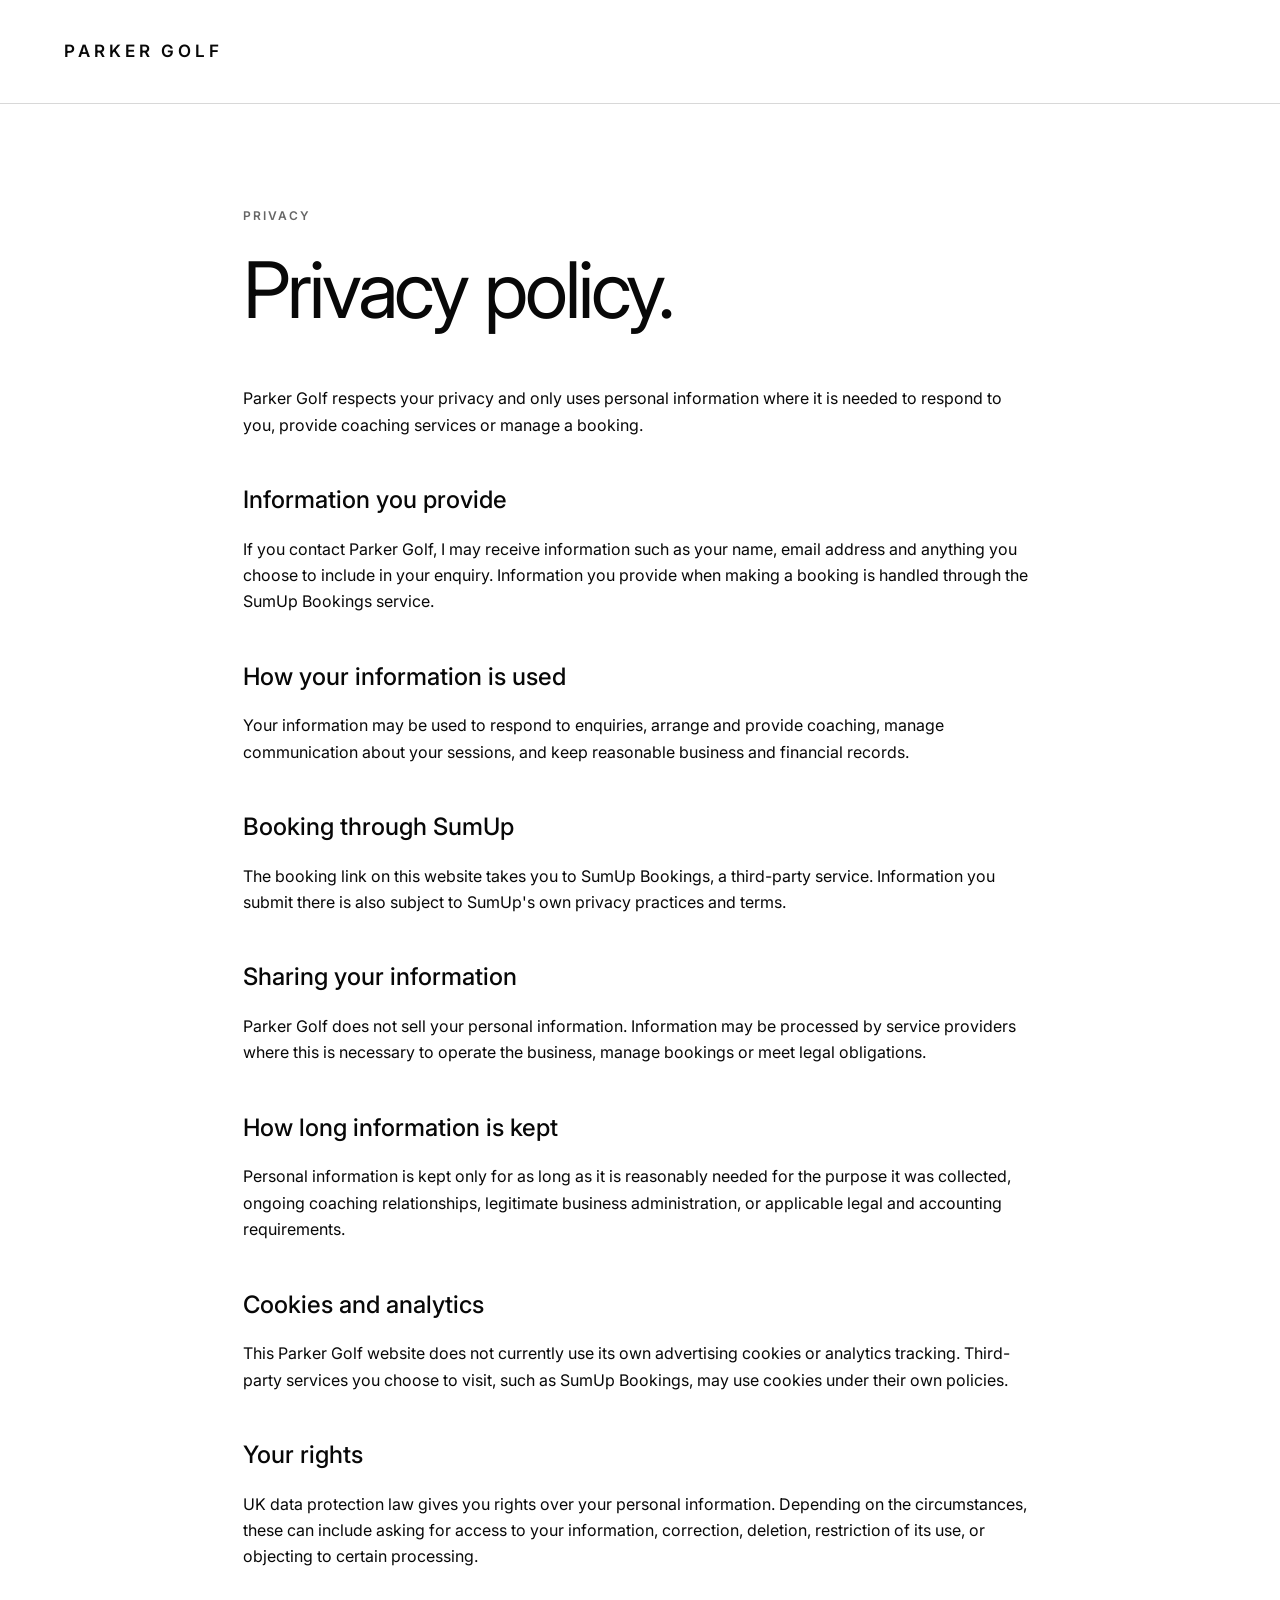
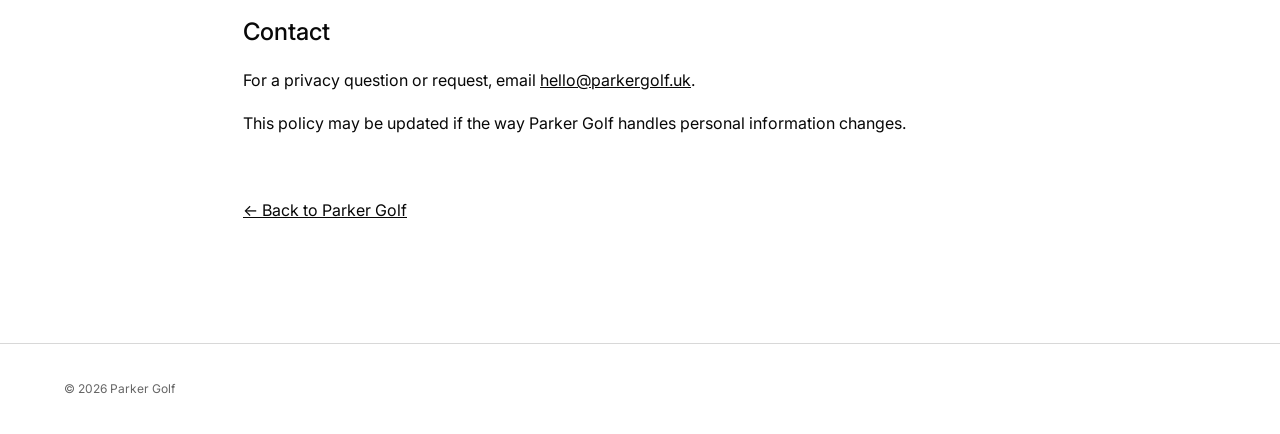
<file: privacy.html>
<!doctype html><html lang="en-GB"><head><meta charset="utf-8"><meta name="viewport" content="width=device-width,initial-scale=1"><title>Privacy Policy — Parker Golf</title>
<link rel="preconnect" href="https://fonts.googleapis.com"><link rel="preconnect" href="https://fonts.gstatic.com" crossorigin><link href="https://fonts.googleapis.com/css2?family=Inter:wght@400;500;600&display=swap" rel="stylesheet">
<style>*{box-sizing:border-box}body{margin:0;font-family:Inter,-apple-system,BlinkMacSystemFont,"Segoe UI",sans-serif;color:#080808;line-height:1.65}.header{height:104px;padding:0 5vw;display:flex;align-items:center;border-bottom:1px solid #d8d8d8}.brand{font-size:17px;font-weight:600;letter-spacing:.23em;text-decoration:none;color:#080808}.wrap{max-width:850px;margin:auto;padding:90px 28px 120px}.label{font-size:12px;font-weight:600;letter-spacing:.16em;color:#666}h1{font-size:clamp(48px,7vw,78px);line-height:1.03;letter-spacing:-.04em;font-weight:400;margin:24px 0 55px}h2{font-size:24px;font-weight:500;margin:42px 0 12px}p,li{font-size:16px}a{color:inherit}.back{display:inline-block;margin-top:45px}.footer{padding:35px 5vw;border-top:1px solid #d8d8d8;font-size:12px;color:#666}@media(max-width:760px){.header{height:92px;padding:0 26px}.brand{font-size:15px}.wrap{padding:70px 26px 90px}}</style></head>
<body><header class="header"><a class="brand" href="index.html">PARKER GOLF</a></header>
<main class="wrap"><p class="label">PRIVACY</p><h1>Privacy policy.</h1>
<p>Parker Golf respects your privacy and only uses personal information where it is needed to respond to you, provide coaching services or manage a booking.</p>
<h2>Information you provide</h2><p>If you contact Parker Golf, I may receive information such as your name, email address and anything you choose to include in your enquiry. Information you provide when making a booking is handled through the SumUp Bookings service.</p>
<h2>How your information is used</h2><p>Your information may be used to respond to enquiries, arrange and provide coaching, manage communication about your sessions, and keep reasonable business and financial records.</p>
<h2>Booking through SumUp</h2><p>The booking link on this website takes you to SumUp Bookings, a third-party service. Information you submit there is also subject to SumUp's own privacy practices and terms.</p>
<h2>Sharing your information</h2><p>Parker Golf does not sell your personal information. Information may be processed by service providers where this is necessary to operate the business, manage bookings or meet legal obligations.</p>
<h2>How long information is kept</h2><p>Personal information is kept only for as long as it is reasonably needed for the purpose it was collected, ongoing coaching relationships, legitimate business administration, or applicable legal and accounting requirements.</p>
<h2>Cookies and analytics</h2><p>This Parker Golf website does not currently use its own advertising cookies or analytics tracking. Third-party services you choose to visit, such as SumUp Bookings, may use cookies under their own policies.</p>
<h2>Your rights</h2><p>UK data protection law gives you rights over your personal information. Depending on the circumstances, these can include asking for access to your information, correction, deletion, restriction of its use, or objecting to certain processing.</p>
<h2>Contact</h2><p>For a privacy question or request, email <a href="mailto:hello@parkergolf.uk">hello@parkergolf.uk</a>.</p>
<p>This policy may be updated if the way Parker Golf handles personal information changes.</p>
<a class="back" href="index.html">← Back to Parker Golf</a></main>
<footer class="footer">© 2026 Parker Golf</footer></body></html>
</file>
